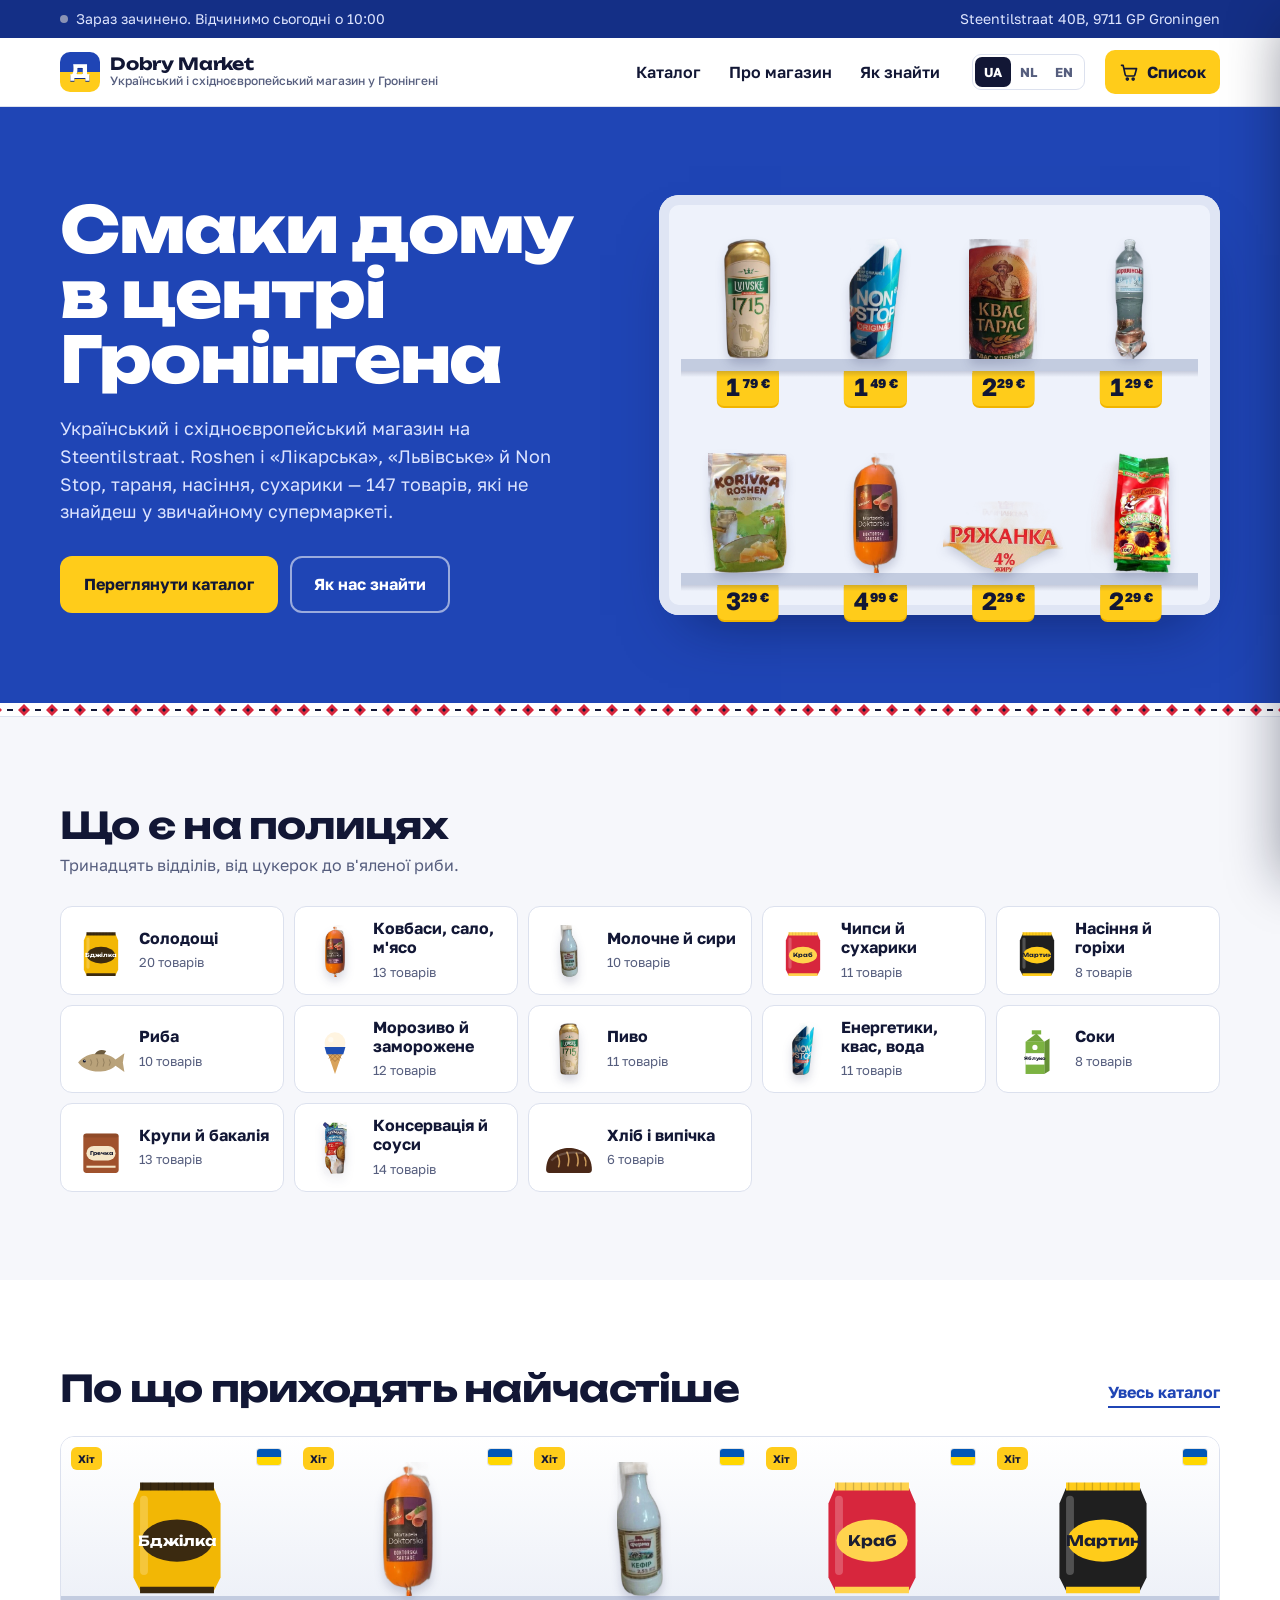
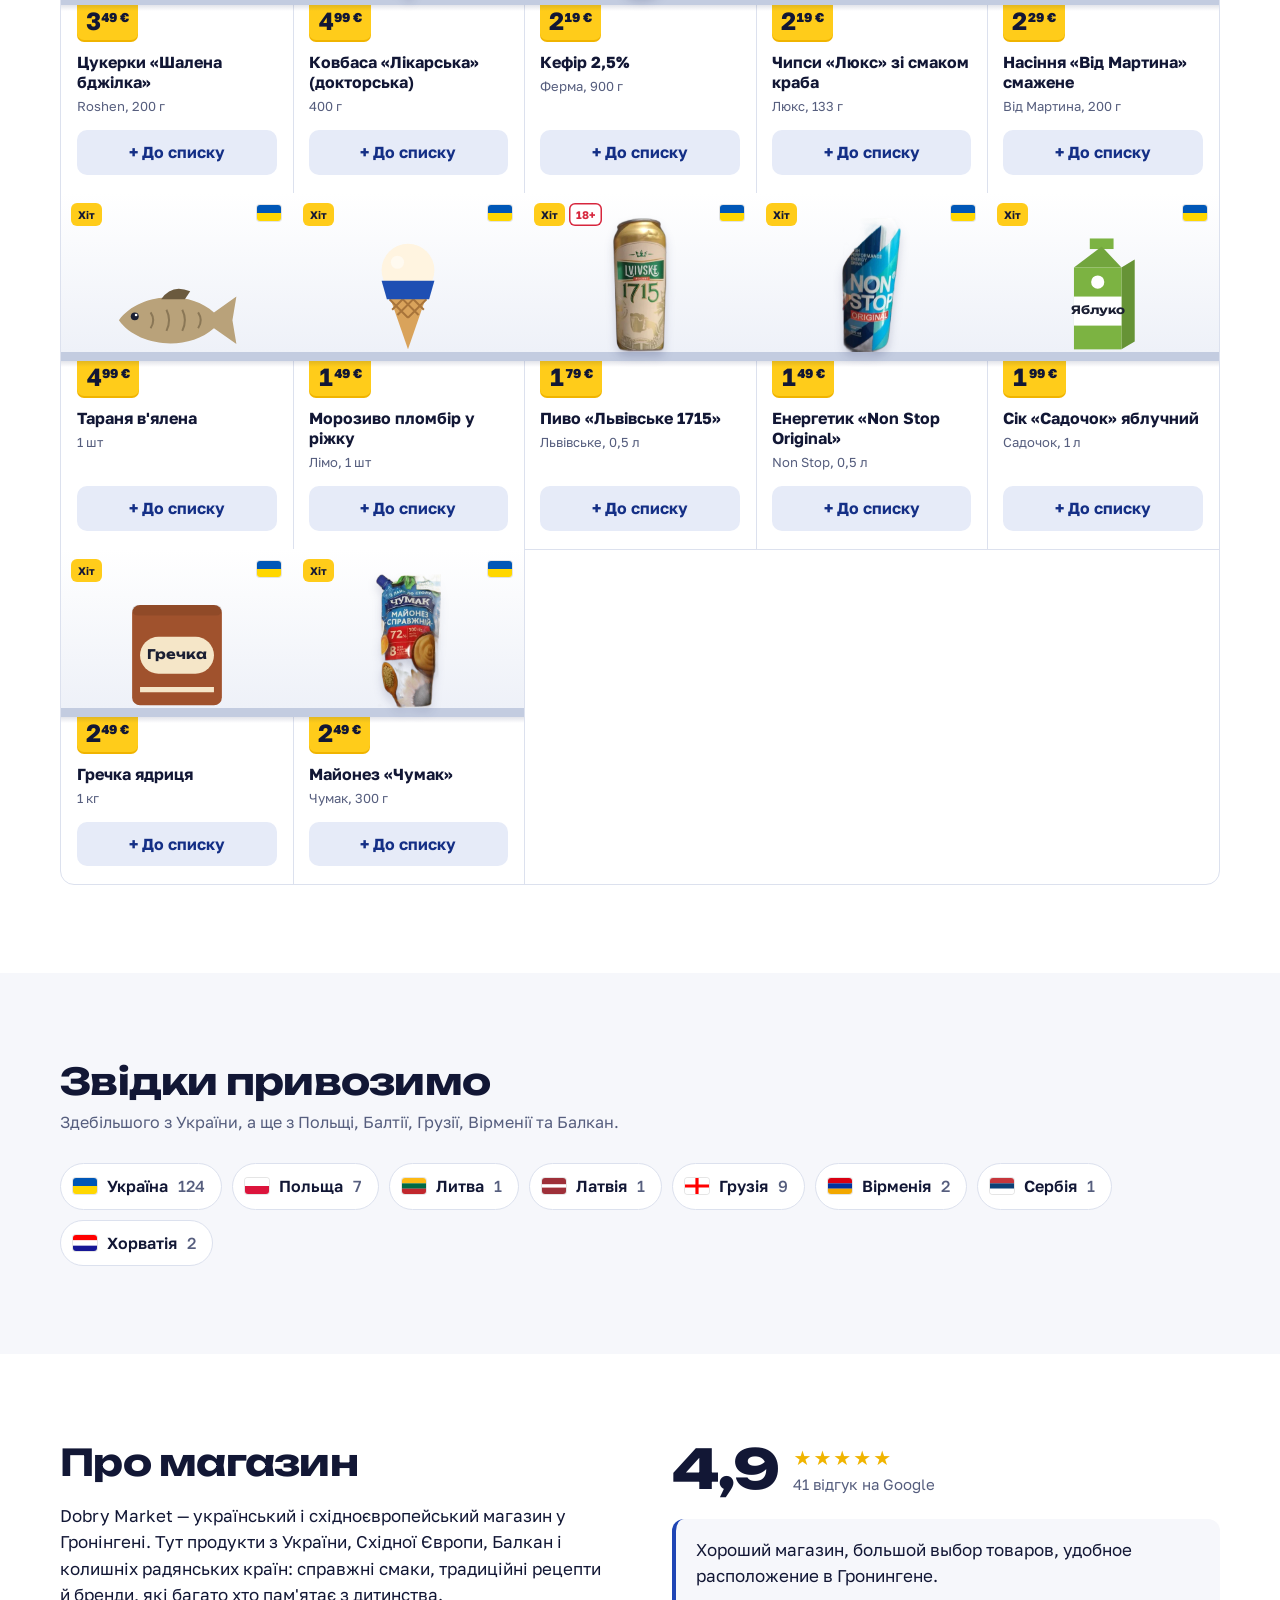
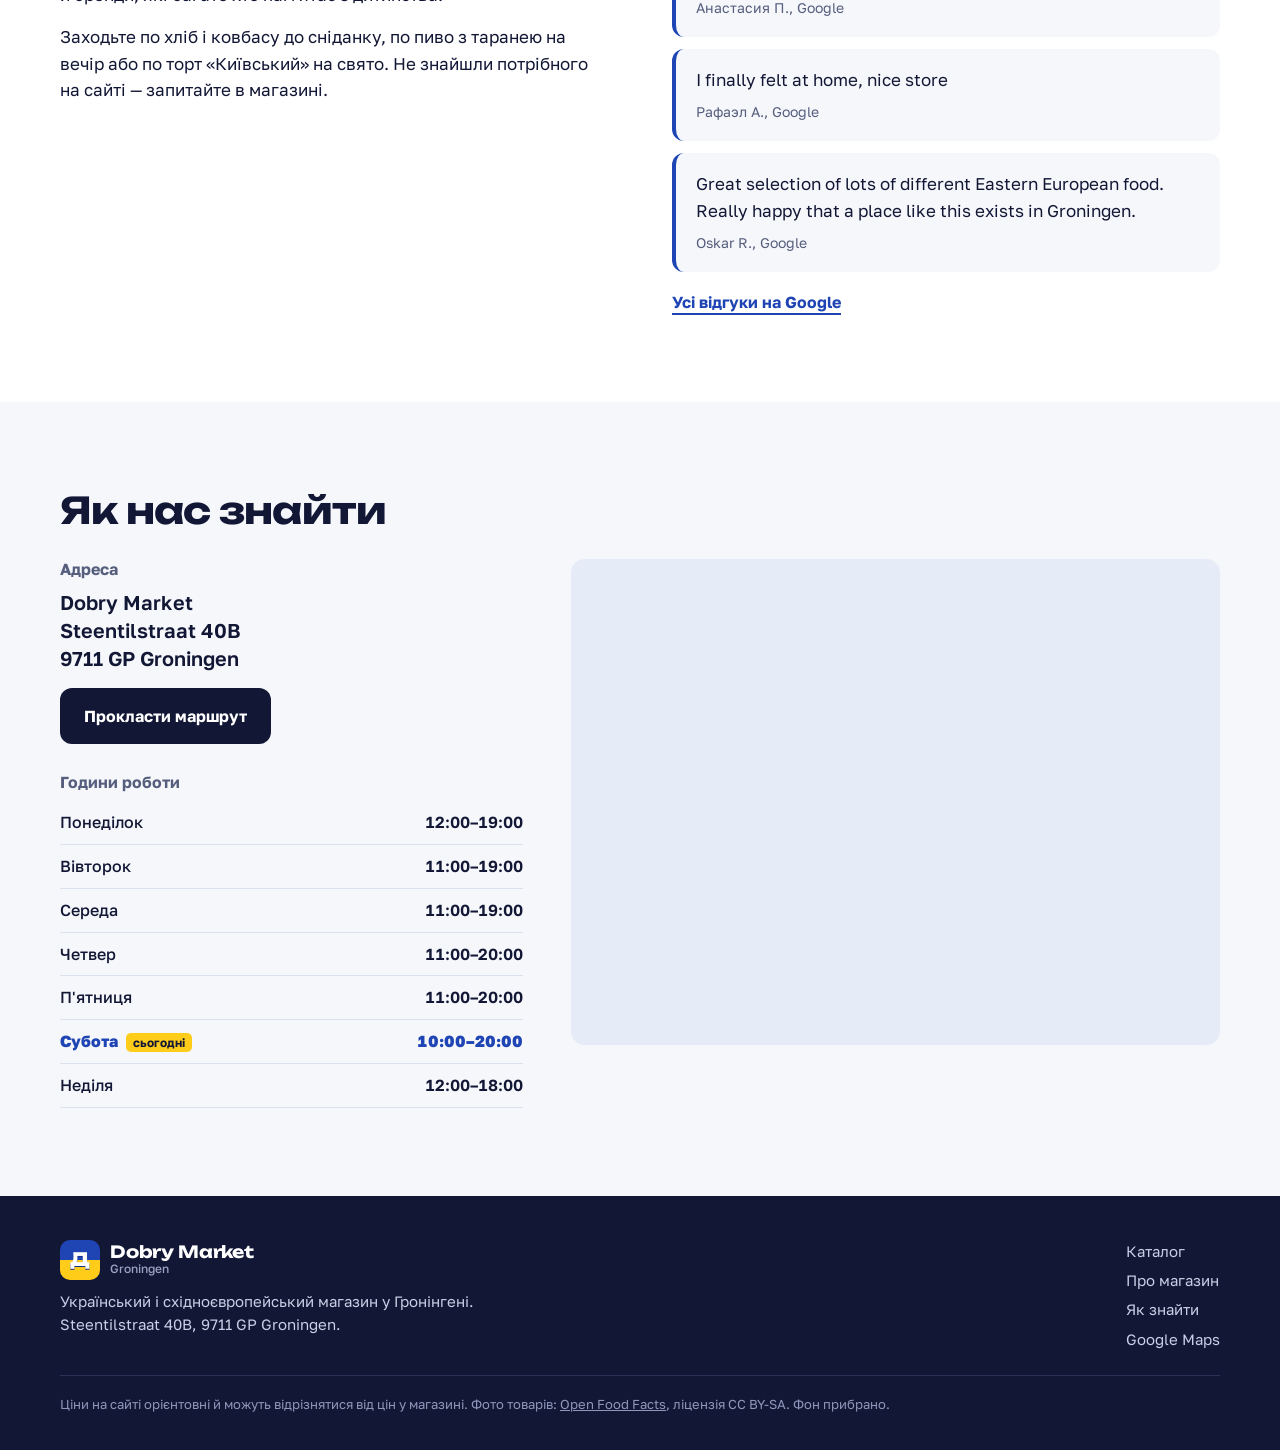
<file: index.html>
<!doctype html>
<html lang="uk">
<head>
  <meta charset="utf-8">
  <meta name="viewport" content="width=device-width, initial-scale=1">
  <title>Dobry Market, український магазин у Гронінгені</title>
  <meta name="description" content="Український і східноєвропейський магазин у Гронінгені: Roshen, ковбаса «Лікарська», пиво «Львівське», Non Stop, тараня, насіння, сухарики. Steentilstraat 40B.">
  <meta name="theme-color" content="#1f45b5">
  <link rel="icon" href="data:image/svg+xml,%3Csvg xmlns='http://www.w3.org/2000/svg' viewBox='0 0 32 32'%3E%3Crect width='32' height='16' fill='%231f45b5'/%3E%3Crect y='16' width='32' height='16' fill='%23ffcc1a'/%3E%3C/svg%3E">
  <link rel="preconnect" href="https://fonts.googleapis.com">
  <link rel="preconnect" href="https://fonts.gstatic.com" crossorigin>
  <link href="https://fonts.googleapis.com/css2?family=Golos+Text:wght@400;500;600;700;800&family=Unbounded:wght@600;700;800&display=swap" rel="stylesheet">
  <link rel="stylesheet" href="css/style.css">
</head>
<body data-page="home">
  <div id="site-header"></div>

  <main id="main">
    <section class="hero">
      <div class="wrap">
        <div>
          <h1 data-i18n="hero_title">Смаки дому в центрі Гронінгена</h1>
          <p id="hero-text"></p>
          <div class="hero__actions">
            <a class="btn btn--sun" href="catalog.html" data-i18n="hero_cta">Переглянути каталог</a>
            <a class="btn btn--ghost" href="#visit" data-i18n="hero_cta2">Як нас знайти</a>
          </div>
        </div>
        <div class="store" id="store" aria-hidden="true"></div>
      </div>
    </section>
    <div class="band" aria-hidden="true"></div>

    <section class="section" aria-labelledby="cats-title">
      <div class="wrap">
        <div class="section__head">
          <div>
            <h2 id="cats-title" data-i18n="cats_title">Що є на полицях</h2>
            <p data-i18n="cats_text"></p>
          </div>
        </div>
        <ul class="cats" id="cats"></ul>
      </div>
    </section>

    <section class="section section--white" aria-labelledby="hits-title">
      <div class="wrap">
        <div class="section__head">
          <h2 id="hits-title" data-i18n="hits_title">По що приходять найчастіше</h2>
          <a class="link" href="catalog.html" data-i18n="hits_more">Увесь каталог</a>
        </div>
        <ul class="shelf" id="hits"></ul>
      </div>
    </section>

    <section class="section" aria-labelledby="origin-title">
      <div class="wrap">
        <div class="section__head">
          <div>
            <h2 id="origin-title" data-i18n="origin_title">Звідки привозимо</h2>
            <p data-i18n="origin_text"></p>
          </div>
        </div>
        <ul class="origins" id="origins"></ul>
      </div>
    </section>

    <section class="section section--white" id="about" aria-labelledby="about-title">
      <div class="wrap about">
        <div class="about__text">
          <h2 id="about-title" data-i18n="about_title">Про магазин</h2>
          <p data-i18n="about_p1"></p>
          <p data-i18n="about_p2"></p>
        </div>
        <div>
          <h2 class="visually-hidden" data-i18n="reviews_title">Що кажуть покупці</h2>
          <div class="rating">
            <span class="rating__score">4,9</span>
            <div>
              <div class="stars" aria-label="4,9 / 5">★★★★★</div>
              <div class="rating__count" id="reviews-count"></div>
            </div>
          </div>
          <ul class="quotes">
            <li>
              <blockquote class="quote" lang="ru">
                <p>Хороший магазин, большой выбор товаров, удобное расположение в Гронингене.</p>
                <footer>Анастасия П., Google</footer>
              </blockquote>
            </li>
            <li>
              <blockquote class="quote" lang="en">
                <p>I finally felt at home, nice store</p>
                <footer>Рафаэл А., Google</footer>
              </blockquote>
            </li>
            <li>
              <blockquote class="quote" lang="en">
                <p>Great selection of lots of different Eastern European food. Really happy that a place like this exists in Groningen.</p>
                <footer>Oskar R., Google</footer>
              </blockquote>
            </li>
          </ul>
          <a class="link" href="https://www.google.com/maps/search/?api=1&amp;query=Dobry+Market+Steentilstraat+40B+Groningen" target="_blank" rel="noopener" data-i18n="reviews_all">Усі відгуки на Google</a>
        </div>
      </div>
    </section>

    <section class="section" id="visit" aria-labelledby="visit-title">
      <div class="wrap">
        <div class="section__head">
          <h2 id="visit-title" data-i18n="visit_title">Як нас знайти</h2>
        </div>
        <div class="visit">
          <div>
            <div class="visit__block">
              <h3 data-i18n="visit_addr">Адреса</h3>
              <address>Dobry Market<br>Steentilstraat 40B<br>9711 GP Groningen</address>
              <p style="margin-top:16px">
                <a class="btn btn--ink" href="https://www.google.com/maps/dir/?api=1&amp;destination=Dobry+Market,+Steentilstraat+40B,+9711+GP+Groningen" target="_blank" rel="noopener" data-i18n="visit_route">Прокласти маршрут</a>
              </p>
            </div>
            <div class="visit__block">
              <h3 data-i18n="visit_hours">Години роботи</h3>
              <table class="hours" id="hours"></table>
            </div>
          </div>
          <iframe class="map" src="https://www.google.com/maps?q=Dobry+Market,+Steentilstraat+40B,+9711+GP+Groningen&amp;output=embed" loading="lazy" referrerpolicy="no-referrer-when-downgrade" data-i18n-title="visit_map" title="Карта"></iframe>
        </div>
      </div>
    </section>
  </main>

  <div id="site-footer"></div>

  <script src="js/products.js"></script>
  <script src="js/photos.js"></script>
  <script src="js/packs.js"></script>
  <script src="js/i18n.js"></script>
  <script src="js/app.js"></script>
  <script src="js/home.js"></script>
</body>
</html>
</file>
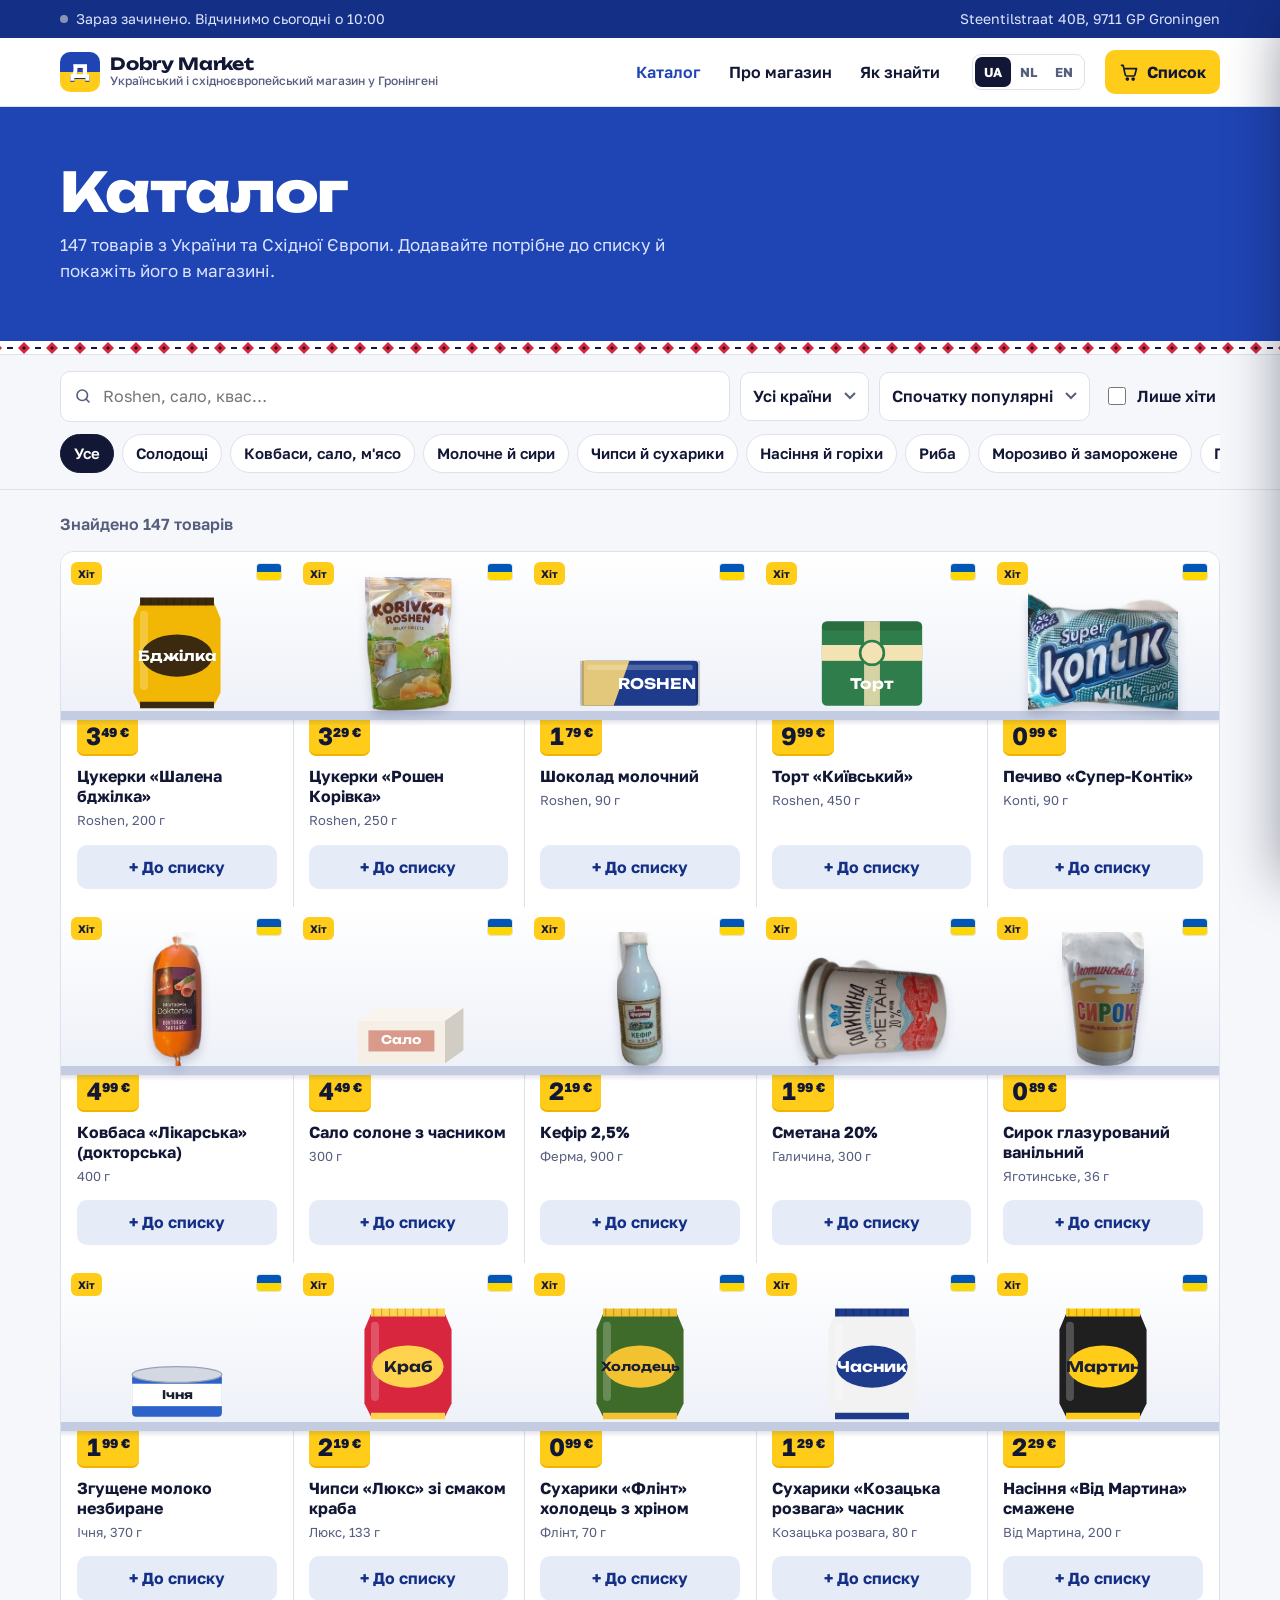
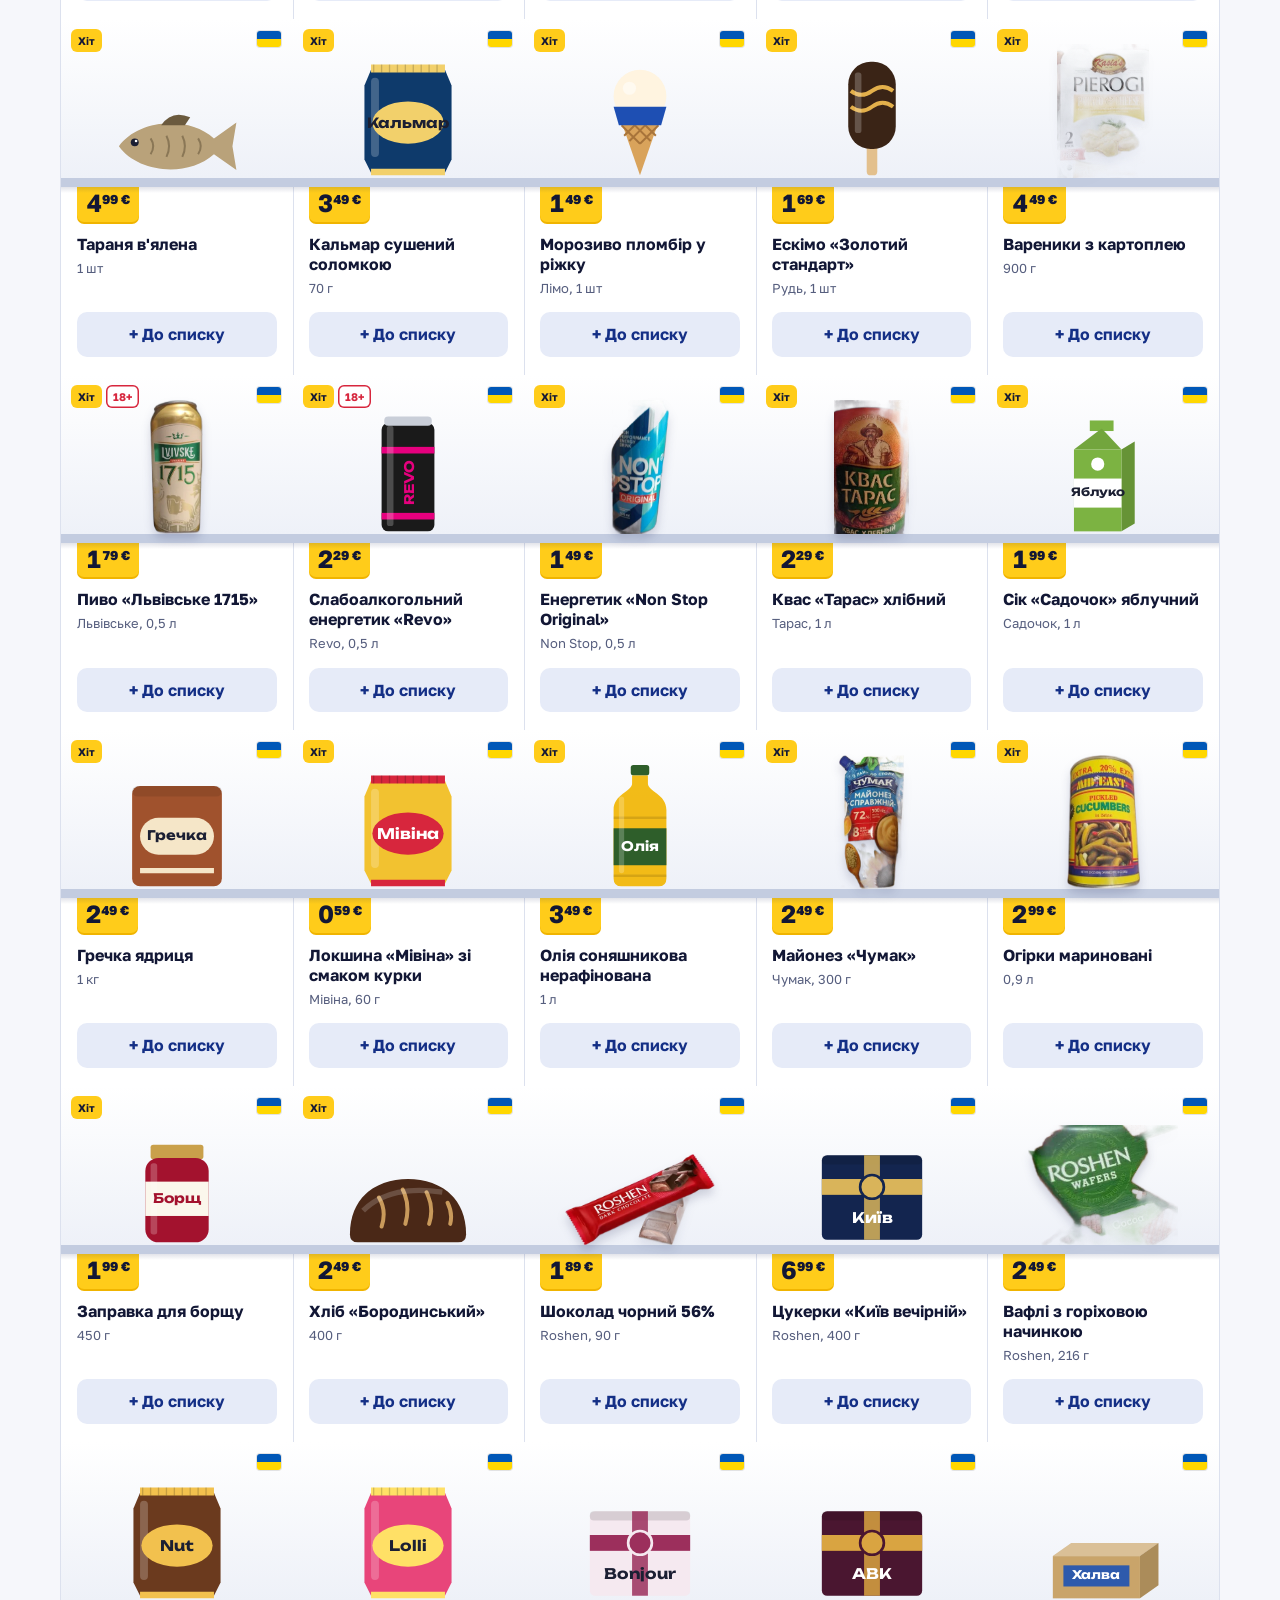
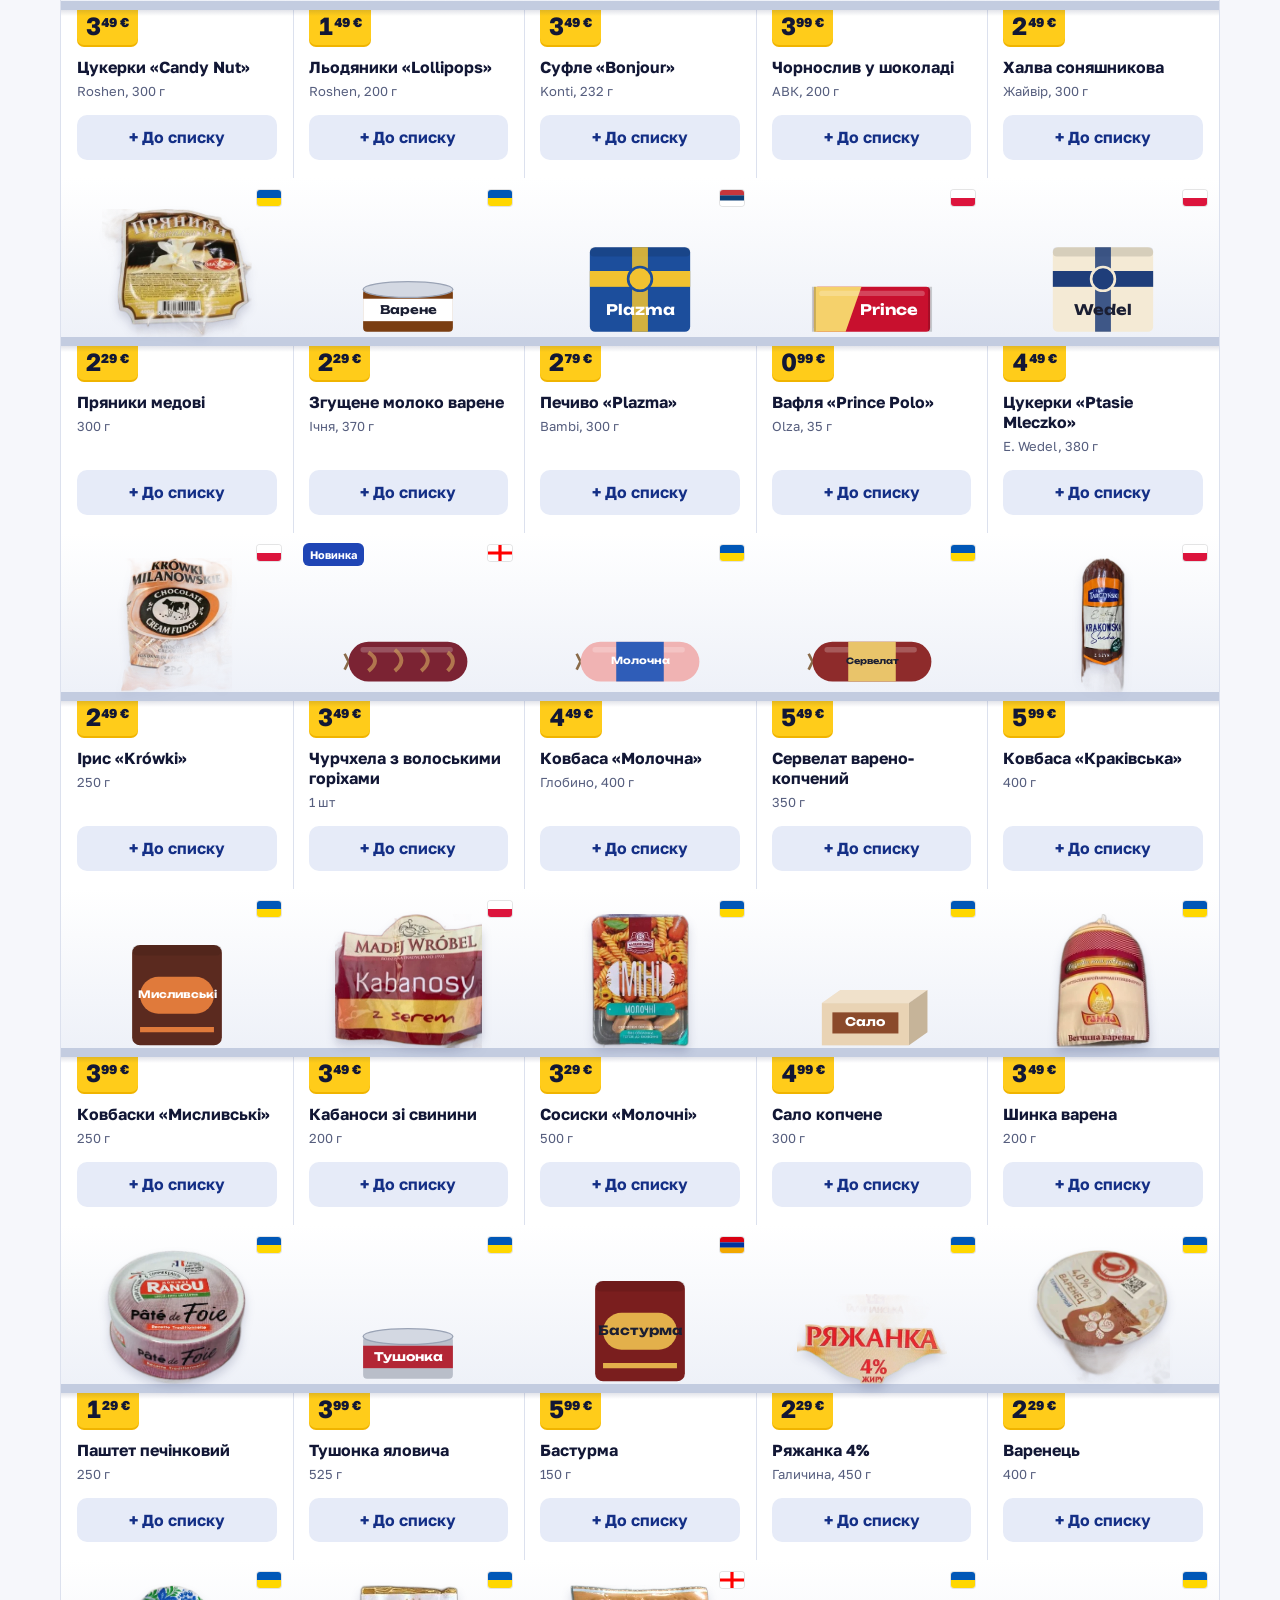
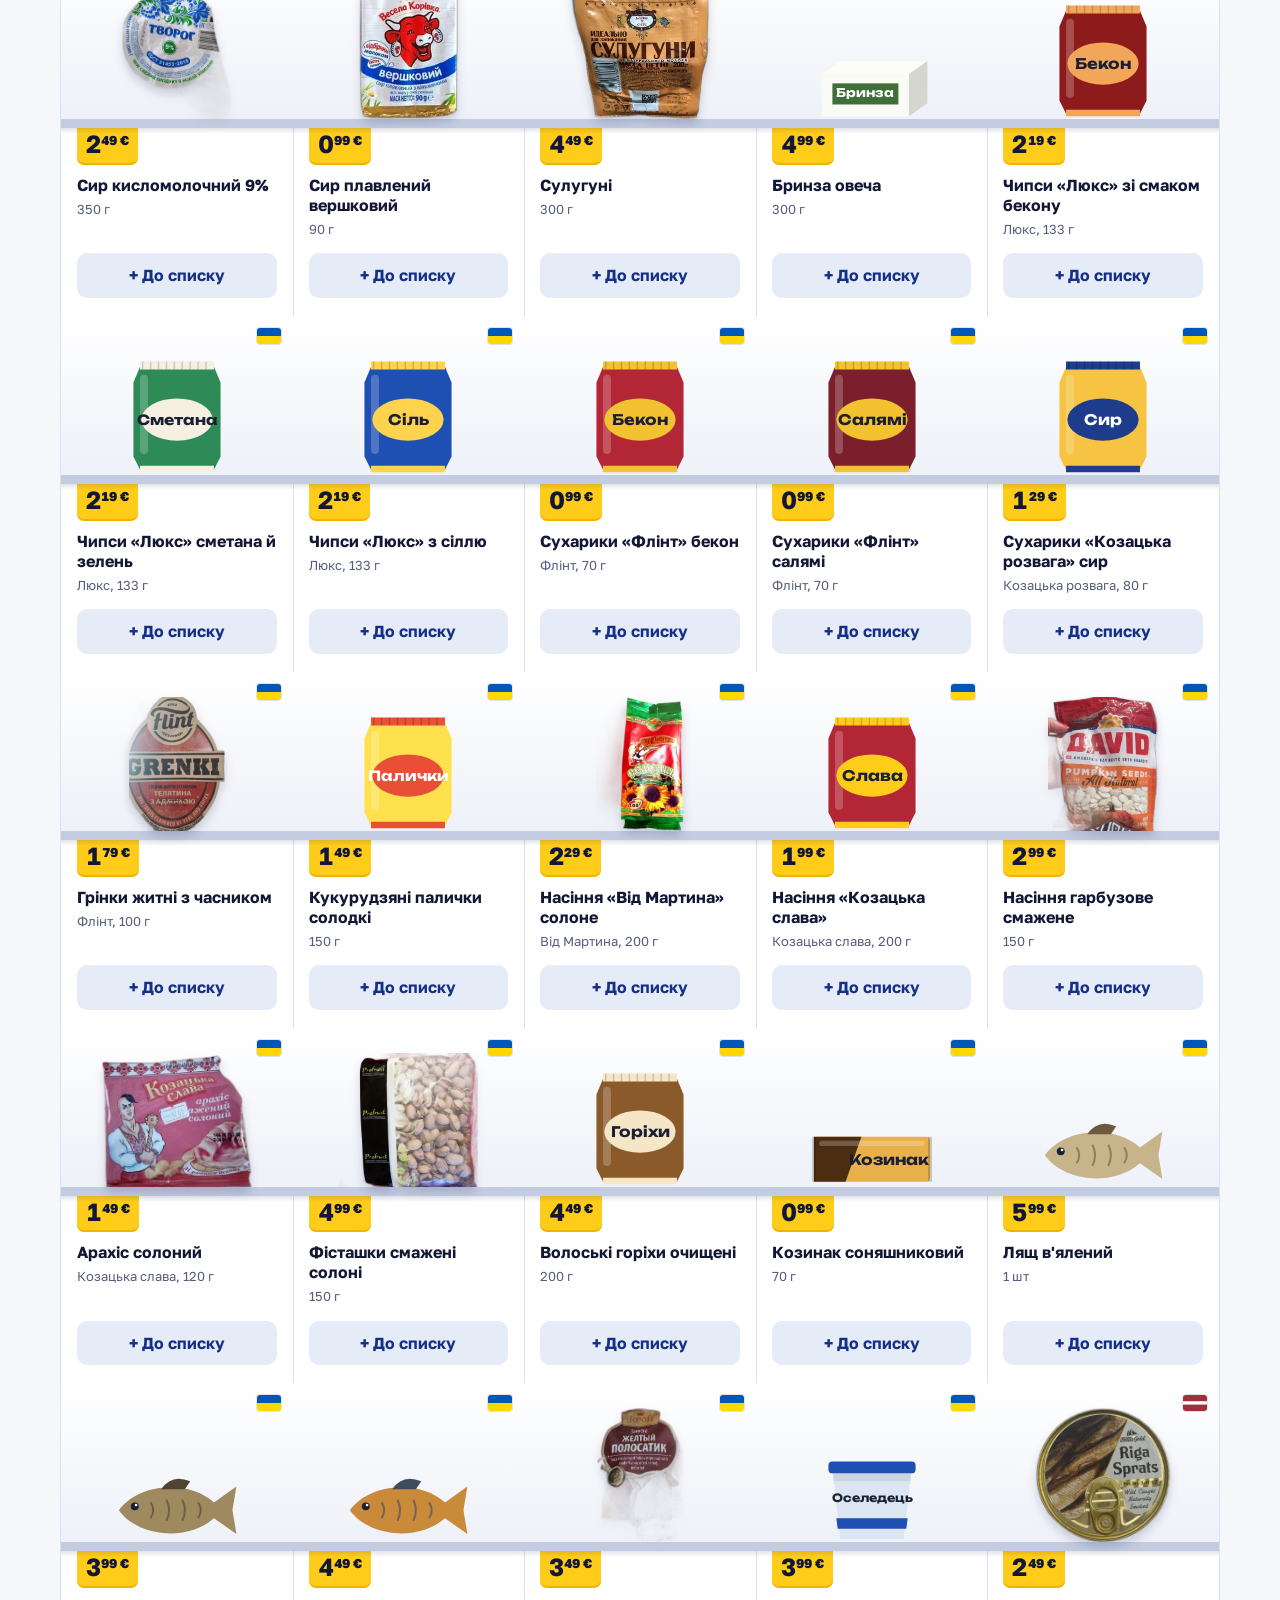
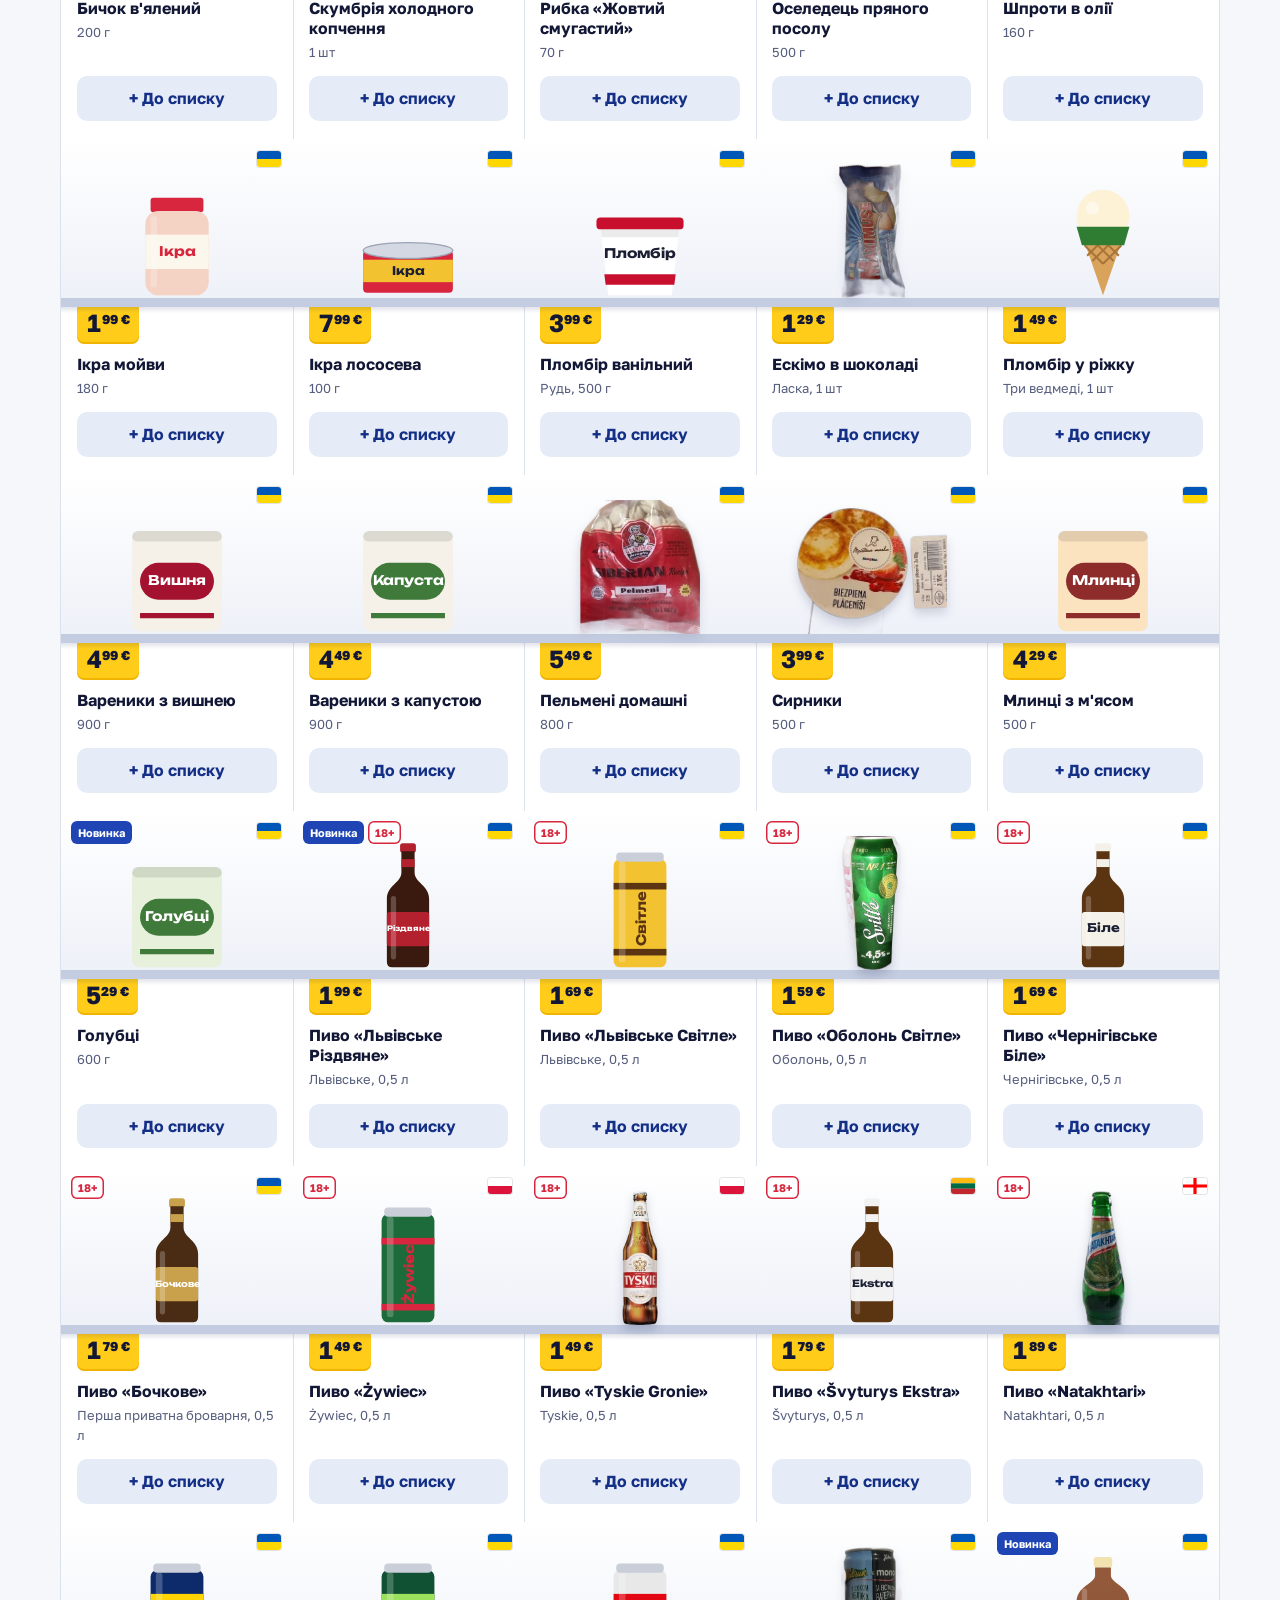
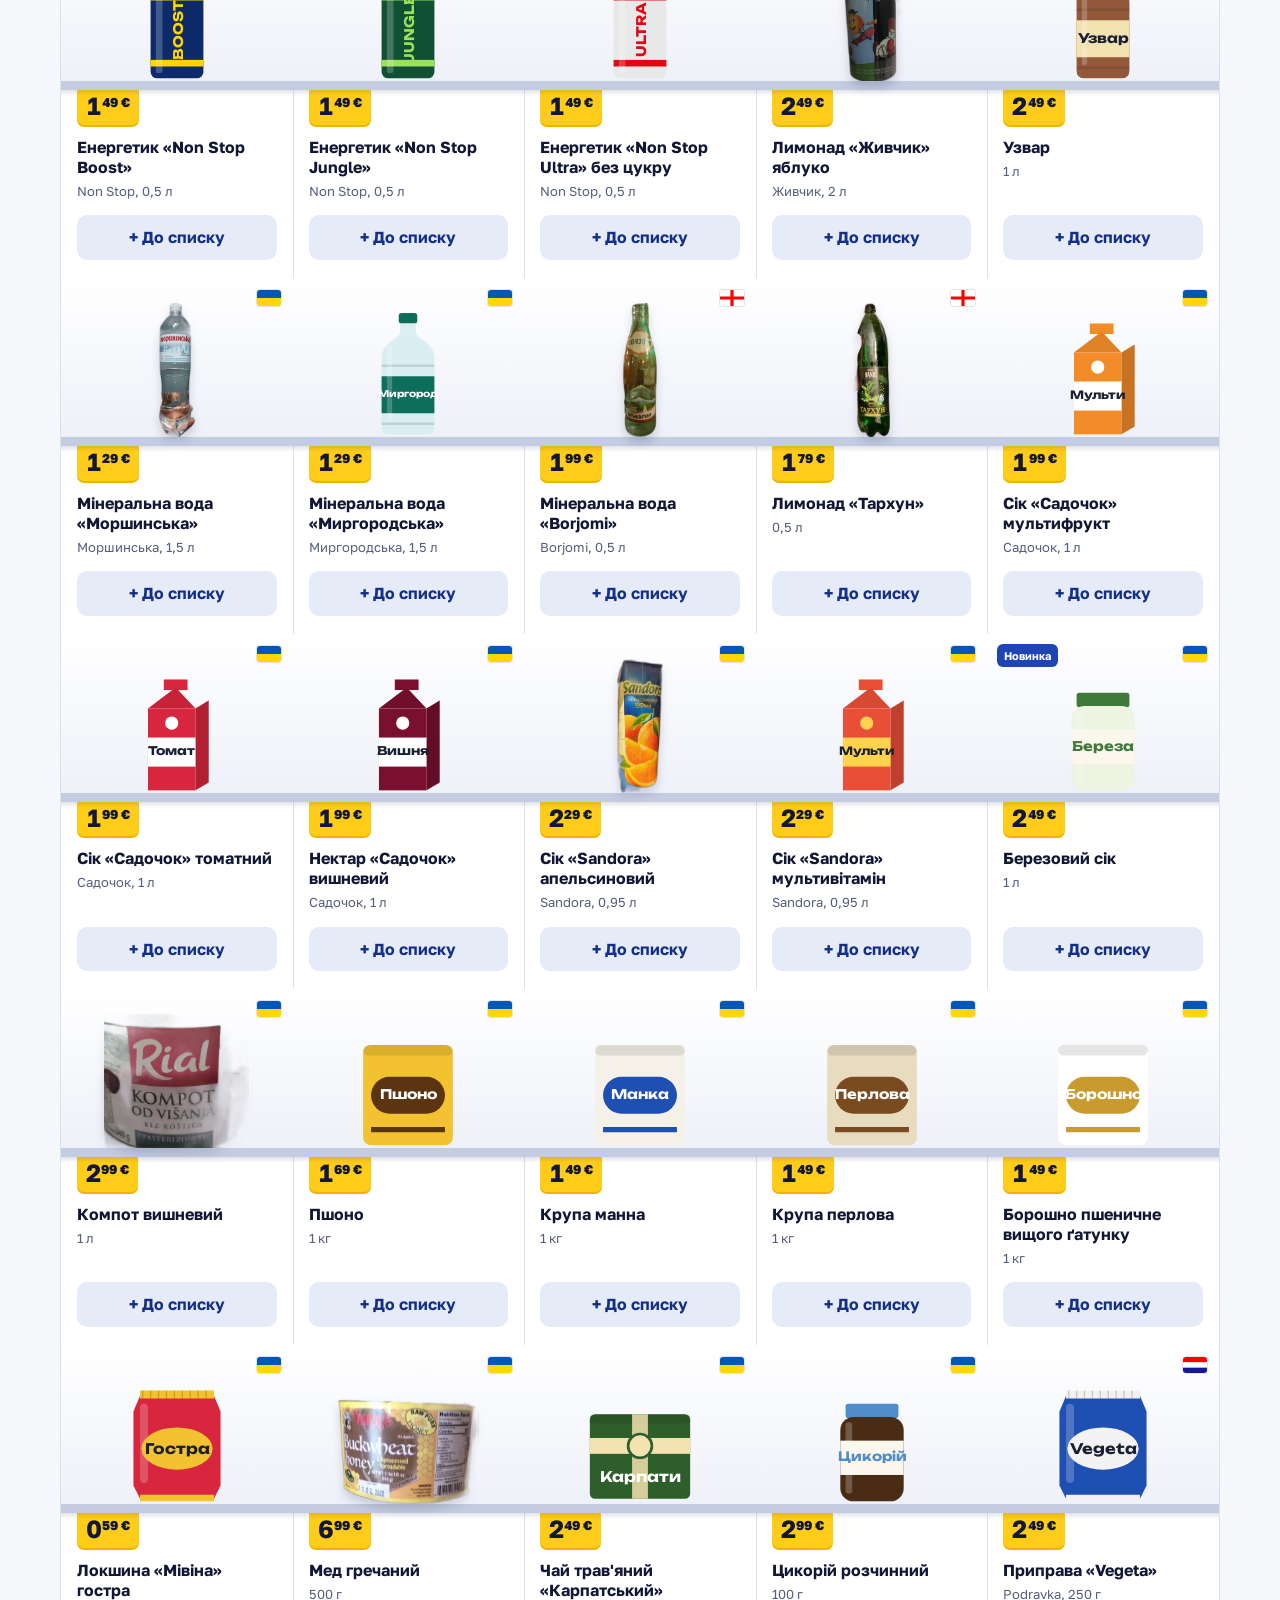
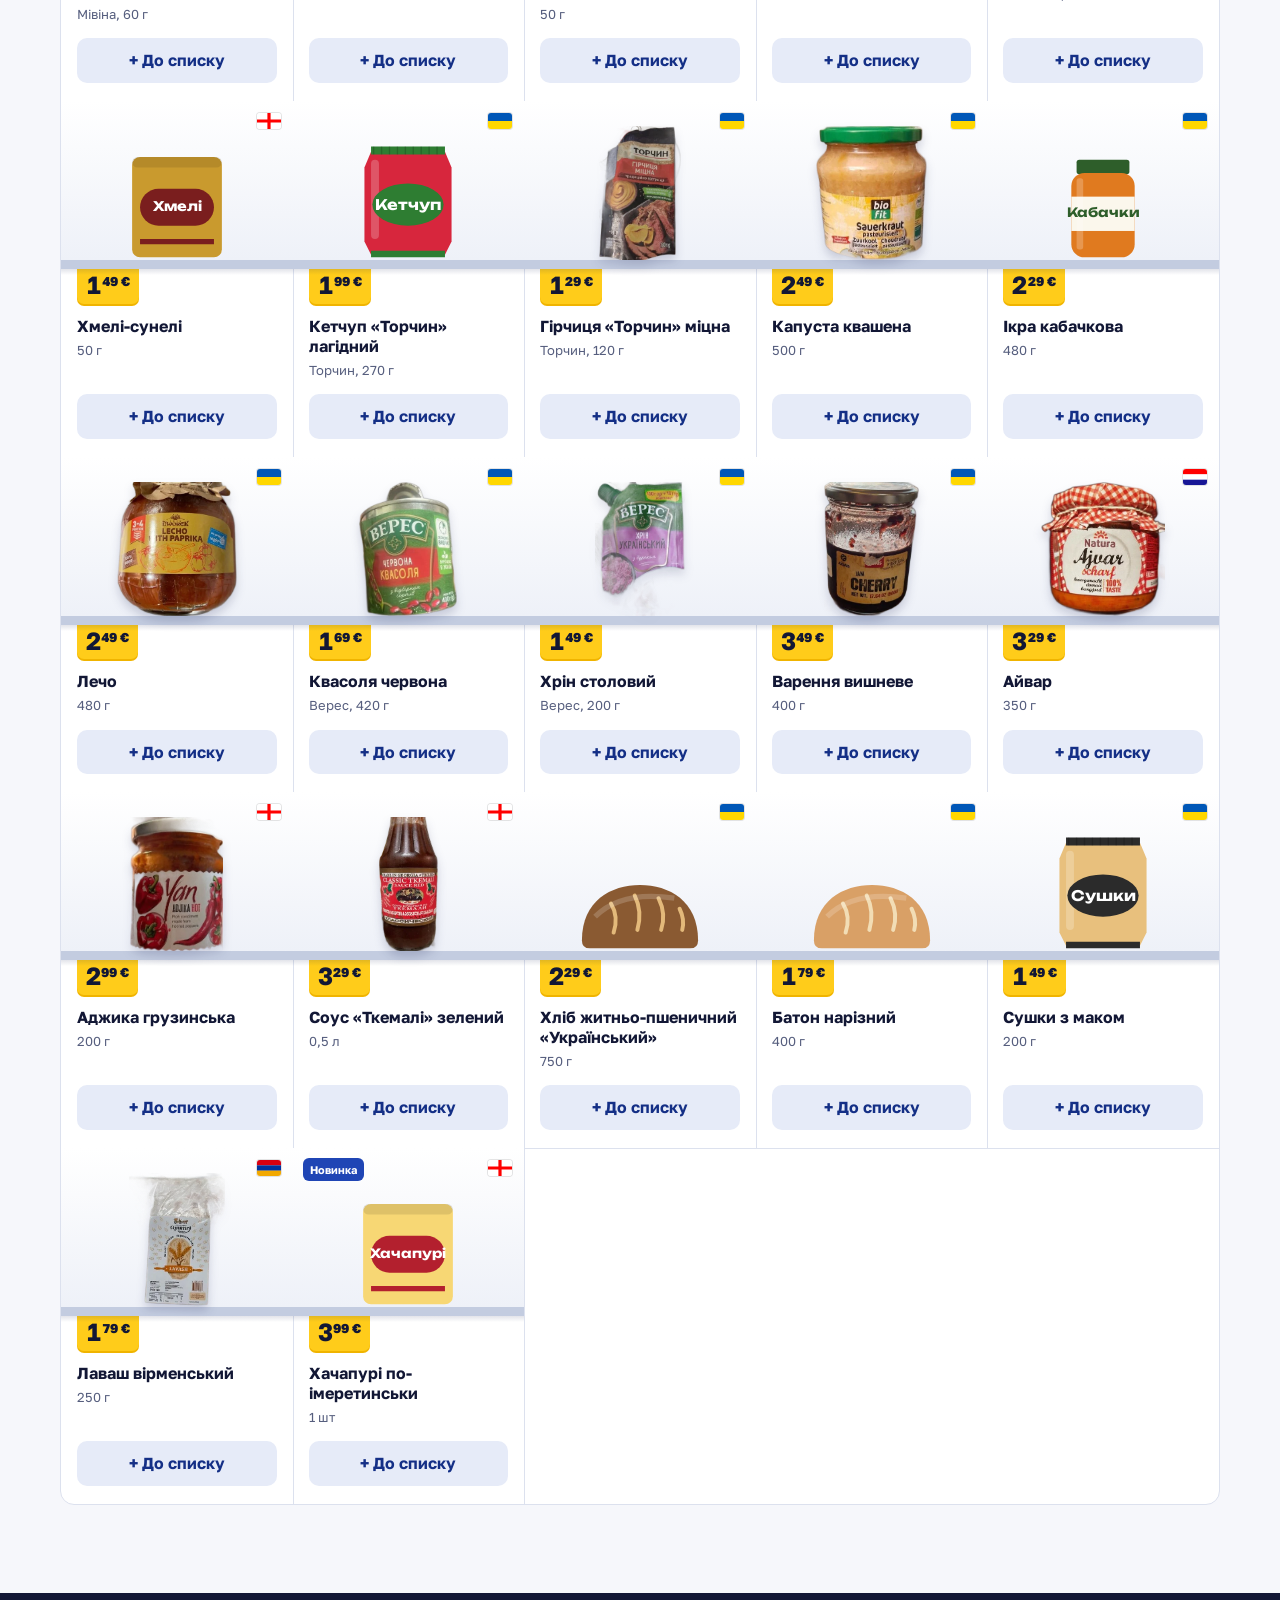
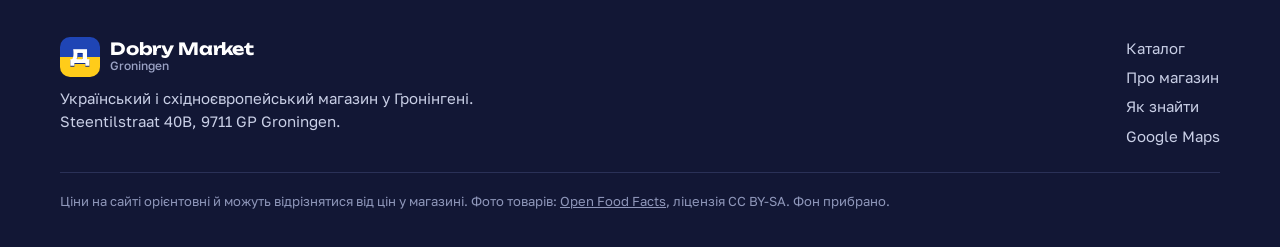
<file: catalog.html>
<!doctype html>
<html lang="uk">
<head>
  <meta charset="utf-8">
  <meta name="viewport" content="width=device-width, initial-scale=1">
  <title>Каталог, Dobry Market Groningen</title>
  <meta name="description" content="Каталог Dobry Market: солодощі Roshen, ковбаси, сало, чипси «Люкс», сухарики «Флінт», насіння, в'ялена риба, морозиво, пиво «Львівське», Non Stop, соки «Садочок».">
  <meta name="theme-color" content="#1f45b5">
  <link rel="icon" href="data:image/svg+xml,%3Csvg xmlns='http://www.w3.org/2000/svg' viewBox='0 0 32 32'%3E%3Crect width='32' height='16' fill='%231f45b5'/%3E%3Crect y='16' width='32' height='16' fill='%23ffcc1a'/%3E%3C/svg%3E">
  <link rel="preconnect" href="https://fonts.googleapis.com">
  <link rel="preconnect" href="https://fonts.gstatic.com" crossorigin>
  <link href="https://fonts.googleapis.com/css2?family=Golos+Text:wght@400;500;600;700;800&family=Unbounded:wght@600;700;800&display=swap" rel="stylesheet">
  <link rel="stylesheet" href="css/style.css">
</head>
<body data-page="catalog">
  <div id="site-header"></div>

  <main id="main">
    <section class="page-head">
      <div class="wrap">
        <h1 data-i18n="catalog_title">Каталог</h1>
        <p id="catalog-lead"></p>
      </div>
    </section>
    <div class="band" aria-hidden="true"></div>

    <div class="filters">
      <div class="wrap">
        <div class="filters__row">
          <label class="search">
            <span class="visually-hidden" data-i18n="search_label">Пошук товару</span>
            <svg viewBox="0 0 24 24" fill="none" stroke="currentColor" stroke-width="2.2" stroke-linecap="round" aria-hidden="true"><circle cx="11" cy="11" r="7"/><path d="M20 20l-4-4"/></svg>
            <input id="q" type="search" autocomplete="off" data-i18n-ph="search_ph">
          </label>
          <label>
            <span class="visually-hidden" data-i18n="country">Країна</span>
            <select class="select" id="country"></select>
          </label>
          <label>
            <span class="visually-hidden" data-i18n="sort">Сортування</span>
            <select class="select" id="sort"></select>
          </label>
          <label class="toggle">
            <input type="checkbox" id="hits-only">
            <span data-i18n="hits_only">Лише хіти</span>
          </label>
        </div>
        <div class="chips" id="chips" role="group" data-i18n-label="nav_catalog"></div>
      </div>
    </div>

    <section class="wrap" aria-labelledby="found">
      <div class="results-bar"><span id="found" role="status"></span></div>
      <ul class="shelf" id="grid"></ul>
      <div class="empty" id="empty" hidden>
        <h2 data-i18n="empty_title">Нічого не знайшли</h2>
        <p data-i18n="empty_text">Спробуйте іншу назву або скиньте фільтри.</p>
        <button class="btn btn--ink" type="button" id="reset" data-i18n="reset">Скинути фільтри</button>
      </div>
      <div style="height:clamp(48px,7vw,88px)"></div>
    </section>
  </main>

  <div id="site-footer"></div>

  <script src="js/products.js"></script>
  <script src="js/photos.js"></script>
  <script src="js/packs.js"></script>
  <script src="js/i18n.js"></script>
  <script src="js/app.js"></script>
  <script src="js/catalog.js"></script>
</body>
</html>
</file>
<file: css/style.css>
:root {
  --ink: #121735;
  --muted: #565e7e;
  --blue: #1f45b5;
  --blue-deep: #142f86;
  --sky: #e6ebf8;
  --paper: #f6f7fb;
  --white: #ffffff;
  --sun: #ffcc1a;
  --sun-deep: #f0b400;
  --red: #d7263d;
  --line: #dce1ee;
  --shelf: #c3cce0;
  --shelf-dark: #98a4c3;

  --display: "Unbounded", "Arial Black", sans-serif;
  --text: "Golos Text", system-ui, sans-serif;

  --wrap: 1240px;
  --gutter: clamp(16px, 4vw, 40px);
  --radius: 14px;
}

*, *::before, *::after { box-sizing: border-box; }

html { scroll-behavior: smooth; -webkit-text-size-adjust: 100%; }

body {
  margin: 0;
  background: var(--paper);
  color: var(--ink);
  font: 400 1rem/1.55 var(--text);
  -webkit-font-smoothing: antialiased;
}

img, svg { display: block; max-width: 100%; }
a { color: inherit; }
button, input, select { font: inherit; color: inherit; }

:focus-visible {
  outline: 3px solid var(--sun-deep);
  outline-offset: 2px;
  border-radius: 6px;
}

.wrap { width: 100%; max-width: var(--wrap); margin: 0 auto; padding: 0 var(--gutter); }

.skip {
  position: absolute; left: 12px; top: -60px; z-index: 100;
  background: var(--sun); padding: 10px 14px; border-radius: 8px; font-weight: 700;
}
.skip:focus { top: 12px; }

.visually-hidden {
  position: absolute !important; width: 1px; height: 1px; overflow: hidden;
  clip: rect(0 0 0 0); white-space: nowrap;
}

h1, h2, h3 { margin: 0; }
h1, h2 { font-family: var(--display); letter-spacing: -0.02em; }
h2 { font-size: clamp(1.5rem, 1.1rem + 1.6vw, 2.3rem); font-weight: 700; line-height: 1.1; }
p { margin: 0; }

/* ---------- Top strip & header ---------- */

.strip { background: var(--blue-deep); color: #dfe6ff; font-size: .875rem; }
.strip .wrap { display: flex; gap: 16px; justify-content: space-between; align-items: center; min-height: 38px; }
.strip a { text-decoration: none; }
.strip a:hover { text-decoration: underline; }
.status { display: inline-flex; align-items: center; gap: 8px; }
.status::before {
  content: ""; width: 8px; height: 8px; border-radius: 50%; background: #8a93b5;
}
.status.is-open::before { background: #4ade80; box-shadow: 0 0 0 3px rgba(74, 222, 128, .25); }

.header {
  position: sticky; top: 0; z-index: 40;
  background: rgba(255, 255, 255, .96);
  backdrop-filter: saturate(1.4) blur(8px);
  border-bottom: 1px solid var(--line);
}
.header .wrap { display: flex; align-items: center; gap: 20px; min-height: 68px; }

.logo { display: flex; align-items: center; gap: 10px; text-decoration: none; margin-right: auto; }
.logo__mark {
  width: 40px; height: 40px; border-radius: 10px; flex: none;
  background: linear-gradient(var(--blue) 50%, var(--sun) 50%);
  display: grid; place-items: center;
  font: 800 1.15rem/1 var(--display); color: var(--white);
  text-shadow: 0 1px 0 var(--blue-deep);
}
.logo__name { font: 700 1.05rem/1.1 var(--display); letter-spacing: -0.01em; }
.logo__name small { display: block; font: 500 .75rem/1.3 var(--text); color: var(--muted); letter-spacing: 0; }

.nav { display: flex; gap: 4px; }
.nav a {
  text-decoration: none; font-weight: 600; padding: 8px 12px; border-radius: 8px;
}
.nav a:hover { background: var(--sky); }
.nav a[aria-current="page"] { color: var(--blue); }

.langs { display: flex; border: 1px solid var(--line); border-radius: 9px; padding: 2px; }
.langs button {
  border: 0; background: none; cursor: pointer; padding: 5px 9px; border-radius: 7px;
  font-size: .8125rem; font-weight: 700; color: var(--muted);
}
.langs button[aria-pressed="true"] { background: var(--ink); color: var(--white); }

.list-btn {
  display: inline-flex; align-items: center; gap: 8px; cursor: pointer;
  border: 0; border-radius: 10px; padding: 10px 14px;
  background: var(--sun); font-weight: 700;
}
.list-btn:hover { background: var(--sun-deep); }
.list-btn svg { width: 20px; height: 20px; }
.list-btn__count {
  min-width: 22px; height: 22px; padding: 0 6px; border-radius: 11px;
  background: var(--ink); color: var(--white); font-size: .75rem;
  display: inline-grid; place-items: center;
}
.list-btn__count:empty { display: none; }
.list-btn.bump { animation: bump .35s ease; }
@keyframes bump { 40% { transform: scale(1.08); } }

.menu-btn { display: none; }

@media (max-width: 880px) {
  .nav {
    display: none; position: absolute; left: 0; right: 0; top: 100%;
    flex-direction: column; background: var(--white); padding: 8px var(--gutter) 16px;
    border-bottom: 1px solid var(--line);
  }
  .nav.is-open { display: flex; }
  .nav a { padding: 12px; }
  .menu-btn {
    display: inline-flex; border: 1px solid var(--line); background: var(--white);
    border-radius: 10px; padding: 9px 12px; font-weight: 600; cursor: pointer;
  }
  .header .wrap { gap: 10px; }
  .logo__name small { display: none; }
}
@media (max-width: 520px) {
  .strip__addr { display: none; }
  .list-btn__label { display: none; }
  .list-btn { padding: 10px 11px; }
  .logo { gap: 8px; }
  .logo__mark { width: 36px; height: 36px; }
  .logo__name { font-size: .8125rem; }
  .langs button { padding: 5px 6px; font-size: .75rem; }
  .menu-btn { padding: 9px; }
}
@media (max-width: 370px) {
  .logo__name { display: none; }
}

/* ---------- Hero: shop shelf ---------- */

.hero { background: var(--blue); color: var(--white); overflow: hidden; }
.hero .wrap {
  display: grid; grid-template-columns: minmax(0, 1fr) minmax(0, 1.05fr);
  gap: clamp(28px, 5vw, 64px); align-items: center;
  padding-top: clamp(40px, 7vw, 88px); padding-bottom: clamp(40px, 7vw, 88px);
}
.hero h1 {
  font-size: clamp(2.1rem, 1.2rem + 3.6vw, 4rem);
  line-height: 1.02; font-weight: 800; max-width: 12ch;
}
.hero p { margin-top: 22px; font-size: 1.125rem; color: #dbe3ff; max-width: 46ch; }
.hero__actions { display: flex; flex-wrap: wrap; gap: 12px; margin-top: 30px; }

.btn {
  display: inline-flex; align-items: center; justify-content: center; gap: 8px;
  padding: 14px 22px; border-radius: 12px; font-weight: 700; text-decoration: none;
  border: 2px solid transparent; cursor: pointer; background: none;
}
.btn--sun { background: var(--sun); color: var(--ink); }
.btn--sun:hover { background: var(--sun-deep); }
.btn--ghost { border-color: rgba(255, 255, 255, .55); color: var(--white); }
.btn--ghost:hover { background: rgba(255, 255, 255, .1); }
.btn--ink { background: var(--ink); color: var(--white); }
.btn--ink:hover { background: var(--blue); }
.btn--line { border-color: var(--line); background: var(--white); color: var(--ink); }
.btn--line:hover { border-color: var(--ink); }

.store {
  background: #eef2fb; border-radius: 20px; padding: 26px 22px 30px;
  box-shadow: inset 0 0 0 10px #dfe5f4, 0 30px 60px -30px rgba(5, 15, 60, .6);
  color: var(--ink);
}
.store__row {
  display: flex; align-items: flex-end; justify-content: space-around; gap: 6px;
  height: 150px; padding: 0 6px;
  border-bottom: 12px solid var(--shelf);
  position: relative;
}
.store__row + .store__row { margin-top: 64px; }
.store__row::after {
  content: ""; position: absolute; left: 0; right: 0; bottom: -18px; height: 6px;
  background: linear-gradient(rgba(20, 30, 80, .18), transparent);
}
.store__item { position: relative; flex: 1 1 0; display: flex; justify-content: center; }
.store__item .pack { width: min(120px, 100%); height: auto; }
.store__item .tag {
  position: absolute; top: calc(100% + 12px); left: 50%; transform: translateX(-50%);
}

@media (prefers-reduced-motion: no-preference) {
  .store__item .pack { animation: drop .55s cubic-bezier(.3, 1.4, .5, 1) both; }
  .store__item:nth-child(2) .pack { animation-delay: .06s; }
  .store__item:nth-child(3) .pack { animation-delay: .12s; }
  .store__item:nth-child(4) .pack { animation-delay: .18s; }
  .store__row + .store__row .pack { animation-delay: .26s; }
  .store__row + .store__row .store__item:nth-child(2) .pack { animation-delay: .32s; }
  .store__row + .store__row .store__item:nth-child(3) .pack { animation-delay: .38s; }
  .store__row + .store__row .store__item:nth-child(4) .pack { animation-delay: .44s; }
}
@keyframes drop {
  from { transform: translateY(-40px); opacity: 0; }
  to { transform: none; opacity: 1; }
}

@media (max-width: 880px) {
  .hero .wrap { grid-template-columns: 1fr; }
  .store__row { height: 110px; }
  .store__row + .store__row { margin-top: 56px; }
}

/* Vyshyvanka band */
.band {
  height: 14px;
  background:
    url("data:image/svg+xml,%3Csvg xmlns='http://www.w3.org/2000/svg' width='28' height='14'%3E%3Cpath d='M14 1l6 6-6 6-6-6z' fill='%23D7263D'/%3E%3Cpath d='M14 5l2 2-2 2-2-2z' fill='%23121735'/%3E%3Cpath d='M0 6h3v2H0zM25 6h3v2h-3z' fill='%23121735'/%3E%3C/svg%3E") repeat-x center / 28px 14px,
    var(--white);
  border-bottom: 1px solid var(--line);
}

/* ---------- Price tag (shared) ---------- */

.tag {
  display: inline-flex; align-items: flex-start; gap: 1px;
  background: var(--sun); color: var(--ink);
  padding: 4px 9px 6px; border-radius: 0 0 7px 7px;
  font-weight: 800; line-height: 1; font-variant-numeric: tabular-nums;
  box-shadow: 0 2px 0 var(--sun-deep);
  white-space: nowrap;
}
.tag b { font-size: 1.55rem; letter-spacing: -0.03em; }
.tag sup { font-size: .8rem; margin-top: 2px; }
.tag i { font-style: normal; font-size: .8rem; margin-top: 2px; margin-left: 2px; }

/* ---------- Sections ---------- */

.section { padding: clamp(48px, 7vw, 88px) 0; }
.section--white { background: var(--white); }
.section__head {
  display: flex; flex-wrap: wrap; gap: 12px 24px; align-items: flex-end; justify-content: space-between;
  margin-bottom: 28px;
}
.section__head p { color: var(--muted); margin-top: 8px; max-width: 60ch; }
.link {
  font-weight: 700; color: var(--blue); text-decoration: none;
  border-bottom: 2px solid currentColor; padding-bottom: 1px;
}
.link:hover { color: var(--ink); }

/* Categories */
.cats {
  display: grid; grid-template-columns: repeat(auto-fill, minmax(min(220px, 100%), 1fr)); gap: 10px;
  list-style: none; margin: 0; padding: 0;
}
.cats > li { display: grid; }
.cat {
  display: grid; grid-template-columns: 52px 1fr; gap: 4px 12px; align-items: center;
  padding: 12px 14px; border-radius: 12px; text-decoration: none;
  background: var(--white); border: 1px solid var(--line);
}
.cat:hover { border-color: var(--blue); }
.cat .pack { width: 52px; height: 52px; grid-row: span 2; }
.cat__name { font-weight: 700; line-height: 1.2; align-self: end; overflow-wrap: anywhere; }
.cat__count { align-self: start; }
.cat__count { font-size: .8125rem; color: var(--muted); }

/* ---------- Shelf of products ---------- */

.shelf {
  display: grid; grid-template-columns: repeat(auto-fill, minmax(196px, 1fr));
  background: var(--white); border: 1px solid var(--line); border-radius: var(--radius);
  overflow: hidden; list-style: none; margin: 0; padding: 0;
}
.item {
  display: flex; flex-direction: column;
  padding: 0 16px 18px; border-right: 1px solid var(--line); border-bottom: 1px solid var(--line);
  margin: 0 -1px -1px 0;
  min-width: 0;
}
.item__stage {
  position: relative; height: 168px; margin: 0 -16px;
  display: flex; align-items: flex-end; justify-content: center;
  background: linear-gradient(#ffffff, #eef1f8);
  border-bottom: 9px solid var(--shelf);
}
.item__stage::after {
  content: ""; position: absolute; left: 0; right: 0; bottom: -15px; height: 6px;
  background: linear-gradient(rgba(20, 30, 80, .12), transparent); pointer-events: none;
}
.item__stage .pack { width: 132px; height: 132px; }
/* Фото без фону: стоїть на полиці, не розтягується. */
.pack.photo {
  object-fit: contain; object-position: center bottom;
  filter: drop-shadow(0 6px 5px rgba(20, 30, 80, .18));
}
.item__stage .pack.photo { width: 150px; height: 140px; padding-top: 6px; }
.store__item .pack.photo { height: 120px; }
.item__badges { position: absolute; top: 10px; left: 10px; display: flex; gap: 4px; flex-wrap: wrap; }
.badge {
  font-size: .6875rem; font-weight: 700; padding: 3px 7px; border-radius: 6px;
  background: var(--ink); color: var(--white);
}
.badge--hit { background: var(--sun); color: var(--ink); }
.badge--new { background: var(--blue); }
.badge--adult { background: var(--white); color: var(--red); box-shadow: inset 0 0 0 1.5px var(--red); }
.item__flag { position: absolute; top: 12px; right: 12px; }
.flag { width: 24px; height: 16px; border-radius: 3px; box-shadow: 0 0 0 1px rgba(0, 0, 0, .1); }

.item .tag { align-self: flex-start; margin-top: 0; }
.item__name { font-size: 1rem; font-weight: 700; line-height: 1.25; margin-top: 12px; }
.item__orig { font-size: .8125rem; color: var(--muted); margin-top: 2px; }
.item__meta { font-size: .8125rem; color: var(--muted); margin-top: 4px; }
.item__ctl { margin-top: auto; padding-top: 14px; }

.add {
  width: 100%; display: inline-flex; align-items: center; justify-content: center; gap: 6px;
  padding: 10px 12px; border-radius: 10px; cursor: pointer; font-weight: 700;
  background: var(--sky); color: var(--blue-deep); border: 0;
}
.add:hover { background: var(--blue); color: var(--white); }

.step {
  display: grid; grid-template-columns: 42px 1fr 42px; align-items: center;
  border-radius: 10px; background: var(--ink); color: var(--white); overflow: hidden;
}
.step button {
  border: 0; background: none; color: inherit; height: 42px; cursor: pointer;
  font-size: 1.25rem; font-weight: 700;
}
.step button:hover { background: rgba(255, 255, 255, .14); }
.step output { text-align: center; font-weight: 800; font-variant-numeric: tabular-nums; }

@media (max-width: 520px) {
  .shelf { grid-template-columns: repeat(2, minmax(0, 1fr)); }
  .item { padding: 0 12px 14px; }
  .item__stage { margin: 0 -12px; height: 136px; }
  .item__stage .pack { width: 104px; height: 104px; }
  .tag b { font-size: 1.3rem; }
  .item__name { font-size: .9375rem; }
}

/* ---------- Origins ---------- */

.origins { display: flex; flex-wrap: wrap; gap: 10px; list-style: none; margin: 0; padding: 0; }
.origin {
  display: inline-flex; align-items: center; gap: 10px; text-decoration: none;
  padding: 10px 16px 10px 12px; border-radius: 999px; background: var(--white);
  border: 1px solid var(--line); font-weight: 600;
}
.origin:hover { border-color: var(--ink); }
.origin span { color: var(--muted); font-weight: 500; }

/* ---------- About + reviews ---------- */

.about { display: grid; grid-template-columns: minmax(0, 1fr) minmax(0, 1fr); gap: clamp(28px, 5vw, 72px); }
.about__text p { font-size: 1.0625rem; max-width: 58ch; }
.about__text p + p { margin-top: 16px; }
.about__text h2 { margin-bottom: 20px; }

.rating { display: flex; align-items: center; gap: 16px; margin-bottom: 22px; }
.rating__score { font: 800 3.4rem/1 var(--display); letter-spacing: -0.04em; }
.stars { color: var(--sun-deep); font-size: 1.25rem; letter-spacing: 2px; }
.rating__count { color: var(--muted); font-size: .9375rem; }

.quotes { display: grid; gap: 12px; margin: 0 0 18px; padding: 0; list-style: none; }
.quote {
  margin: 0; padding: 18px 20px; border-radius: 12px; background: var(--paper);
  border-left: 4px solid var(--blue);
}
.quote p { font-size: 1.0625rem; }
.quote footer { margin-top: 8px; font-size: .875rem; color: var(--muted); }

@media (max-width: 880px) { .about { grid-template-columns: 1fr; } }

/* ---------- Visit ---------- */

.visit { display: grid; grid-template-columns: minmax(0, 5fr) minmax(0, 7fr); gap: clamp(24px, 4vw, 48px); align-items: start; }
.visit h3 { font: 700 1rem/1.3 var(--text); color: var(--muted); margin-bottom: 8px; }
.visit address { font-style: normal; font-size: 1.25rem; font-weight: 600; line-height: 1.4; }
.visit__block + .visit__block { margin-top: 28px; }
.hours { width: 100%; border-collapse: collapse; font-variant-numeric: tabular-nums; }
.hours th, .hours td { text-align: left; padding: 9px 0; border-bottom: 1px solid var(--line); }
.hours th { font-weight: 500; }
.hours td { text-align: right; font-weight: 600; }
.hours tr[aria-current="date"] th, .hours tr[aria-current="date"] td { color: var(--blue); font-weight: 800; }
.hours tr[aria-current="date"] th::after {
  content: attr(data-today); margin-left: 8px; font-size: .75rem; font-weight: 700;
  background: var(--sun); color: var(--ink); padding: 2px 7px; border-radius: 5px;
}
.map {
  width: 100%; aspect-ratio: 4 / 3; border: 0; border-radius: var(--radius);
  background: var(--sky);
}
@media (max-width: 880px) { .visit { grid-template-columns: 1fr; } }

/* ---------- Footer ---------- */

.footer { background: var(--ink); color: #c9cfe6; padding: 44px 0 36px; font-size: .9375rem; }
.footer .wrap { display: flex; flex-wrap: wrap; gap: 24px 48px; justify-content: space-between; }
.footer .logo__name { color: var(--white); }
.footer .logo__name small { color: #9aa2c4; }
.footer p { margin-top: 10px; max-width: 46ch; }
.footer__links { display: flex; flex-direction: column; gap: 6px; }
.footer__links a { text-decoration: none; }
.footer__links a:hover { text-decoration: underline; }
.footer .footer__note { width: 100%; max-width: none; margin-top: 0;font-size: .8125rem; color: #8f97ba; border-top: 1px solid #2a3157; padding-top: 18px; }

/* ---------- Catalog page ---------- */

.page-head { background: var(--blue); color: var(--white); padding: clamp(32px, 5vw, 56px) 0; }
.page-head h1 { font-size: clamp(2rem, 1.3rem + 3vw, 3.4rem); font-weight: 800; line-height: 1.05; }
.page-head p { margin-top: 12px; color: #dbe3ff; max-width: 60ch; font-size: 1.0625rem; }

.filters {
  position: sticky; top: 69px; z-index: 30; background: var(--paper);
  padding: 16px 0 12px; border-bottom: 1px solid var(--line);
}
.filters__row { display: flex; flex-wrap: wrap; gap: 10px; align-items: center; }
.search { flex: 1 1 280px; position: relative; }
.search svg { position: absolute; left: 14px; top: 50%; transform: translateY(-50%); width: 18px; height: 18px; color: var(--muted); }
.search input {
  width: 100%; padding: 12px 14px 12px 42px; border-radius: 10px;
  border: 1.5px solid var(--line); background: var(--white);
}
.search input:focus { border-color: var(--blue); outline: none; box-shadow: 0 0 0 3px rgba(31, 69, 181, .18); }
.select {
  padding: 11px 36px 11px 12px; border-radius: 10px; border: 1.5px solid var(--line);
  background: var(--white) url("data:image/svg+xml,%3Csvg xmlns='http://www.w3.org/2000/svg' width='12' height='8'%3E%3Cpath d='M1 1l5 5 5-5' stroke='%23565e7e' stroke-width='2' fill='none'/%3E%3C/svg%3E") no-repeat right 12px center;
  appearance: none; cursor: pointer; font-weight: 600;
}
.toggle { display: inline-flex; align-items: center; gap: 8px; font-weight: 600; cursor: pointer; padding: 0 4px; }
.toggle input { width: 18px; height: 18px; accent-color: var(--blue); }

.chips {
  display: flex; gap: 8px; overflow-x: auto; margin-top: 12px; padding-bottom: 4px;
  scrollbar-width: thin;
}
.chip {
  flex: none; border: 1.5px solid var(--line); background: var(--white); cursor: pointer;
  padding: 7px 13px; border-radius: 999px; font-weight: 600; font-size: .9375rem;
}
.chip:hover { border-color: var(--ink); }
.chip[aria-pressed="true"] { background: var(--ink); border-color: var(--ink); color: var(--white); }

.results-bar { display: flex; justify-content: space-between; align-items: center; margin: 22px 0 14px; color: var(--muted); font-weight: 600; }
.empty { text-align: center; padding: 64px 16px; background: var(--white); border-radius: var(--radius); border: 1px dashed var(--shelf-dark); }
.empty h2 { font-size: 1.4rem; }
.empty p { color: var(--muted); margin: 8px 0 20px; }

@media (max-width: 880px) { .filters { top: 68px; } }
@media (max-width: 520px) {
  .filters__row .select { flex: 1 1 40%; }
}

/* ---------- Shopping list drawer ---------- */

.overlay {
  position: fixed; inset: 0; background: rgba(10, 14, 40, .45); z-index: 60;
  opacity: 0; pointer-events: none; transition: opacity .2s;
}
.overlay.is-open { opacity: 1; pointer-events: auto; }
.drawer {
  position: fixed; top: 0; right: 0; bottom: 0; z-index: 70;
  width: min(420px, 100%); background: var(--white);
  display: flex; flex-direction: column;
  transform: translateX(100%); transition: transform .28s cubic-bezier(.2, .8, .2, 1);
  box-shadow: -20px 0 50px -20px rgba(10, 14, 40, .4);
}
.drawer.is-open { transform: none; }
.drawer__head { display: flex; align-items: center; justify-content: space-between; padding: 20px 22px; border-bottom: 1px solid var(--line); }
.drawer__head h2 { font-size: 1.25rem; }
.icon-btn {
  width: 40px; height: 40px; display: grid; place-items: center; cursor: pointer;
  border: 1px solid var(--line); border-radius: 10px; background: var(--white);
}
.icon-btn:hover { border-color: var(--ink); }
.drawer__body { flex: 1; overflow-y: auto; padding: 8px 22px; }
.drawer__empty { padding: 40px 0; text-align: center; color: var(--muted); }
.drawer__empty .btn { margin-top: 18px; }
.line { display: grid; grid-template-columns: 48px 1fr auto; gap: 12px; align-items: center; padding: 12px 0; border-bottom: 1px solid var(--line); }
.line .pack { width: 48px; height: 48px; }
.line__name { font-weight: 600; line-height: 1.25; font-size: .9375rem; }
.line__price { font-size: .8125rem; color: var(--muted); margin-top: 2px; }
.line .step { grid-template-columns: 32px 28px 32px; }
.line .step button { height: 34px; font-size: 1.05rem; }
.drawer__foot { padding: 18px 22px 22px; border-top: 1px solid var(--line); background: var(--paper); }
.total { display: flex; justify-content: space-between; align-items: baseline; font-weight: 600; }
.total strong { font: 800 1.5rem/1 var(--display); }
.drawer__actions { display: grid; grid-template-columns: 1fr auto; gap: 10px; margin-top: 14px; }
.drawer__hint { margin-top: 12px; font-size: .8125rem; color: var(--muted); }

.toast {
  position: fixed; left: 50%; bottom: 24px; z-index: 90; transform: translate(-50%, 20px);
  background: var(--ink); color: var(--white); padding: 12px 18px; border-radius: 10px;
  font-weight: 600; opacity: 0; pointer-events: none; transition: opacity .2s, transform .2s;
}
.toast.is-on { opacity: 1; transform: translate(-50%, 0); }

@media (prefers-reduced-motion: reduce) {
  html { scroll-behavior: auto; }
  .drawer, .overlay, .toast { transition: none; }
  .list-btn.bump { animation: none; }
}
</file>
